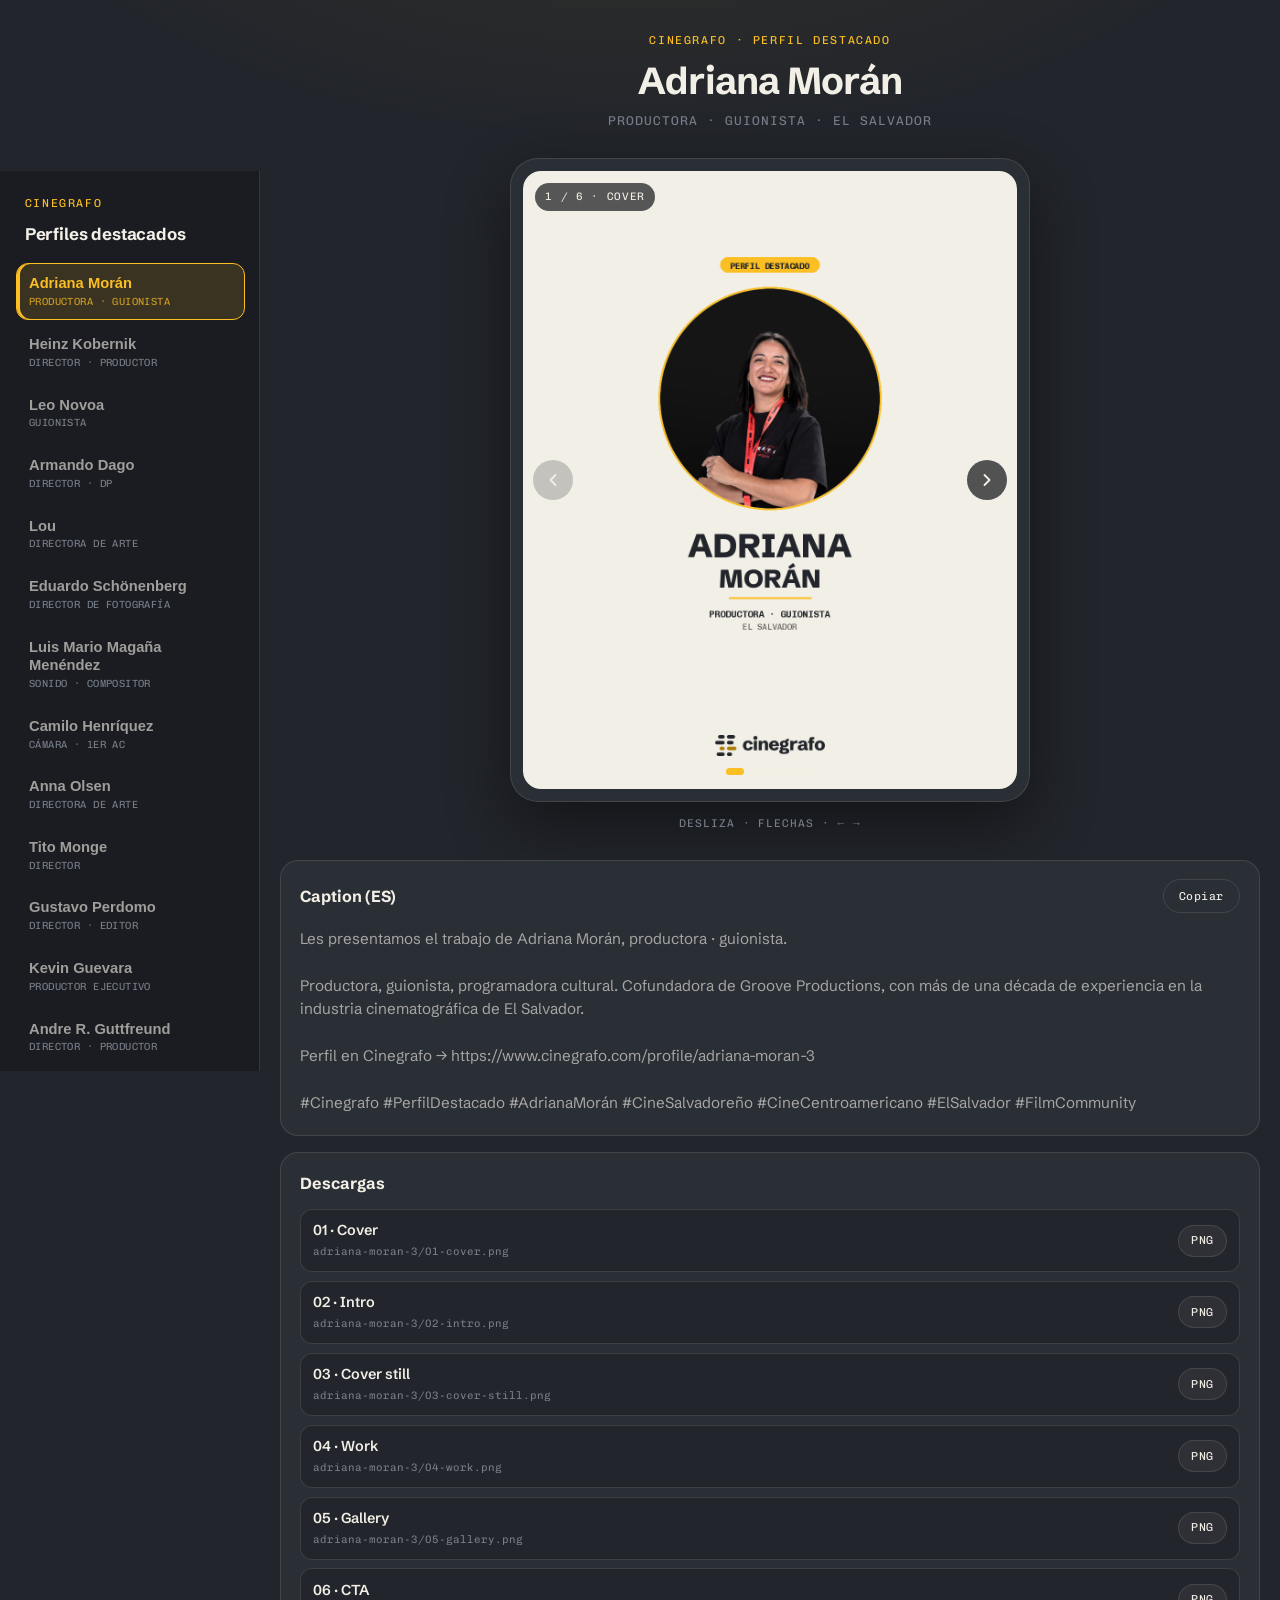
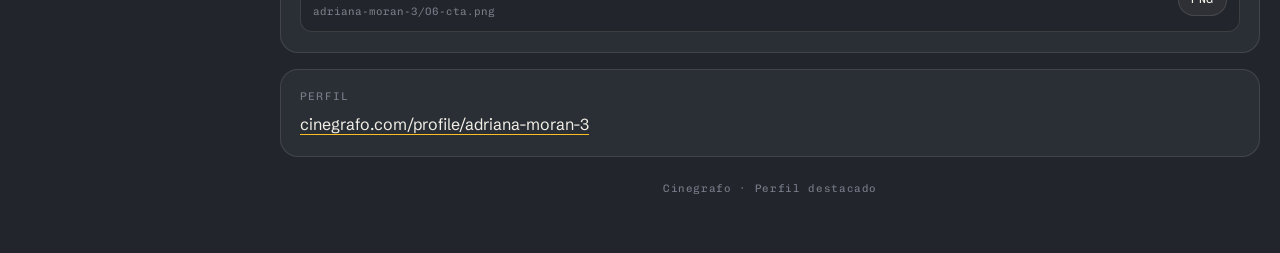
<file: index.html>
<!DOCTYPE html>
<html lang="es">
<head>
  <meta charset="utf-8" />
  <meta name="viewport" content="width=device-width, initial-scale=1" />
  <meta name="theme-color" content="#22252b" />
  <title>Cinegrafo · Perfil destacado · Adriana Morán</title>
  <meta name="description" content="Carrusel Instagram — Perfiles destacados por Cinegrafo." />
  <link rel="stylesheet" href="./styles.css" />
</head>
<body>
  <div class="app-shell">
    <aside class="sidebar" id="sidebar" aria-label="Perfiles destacados">
      <div class="sidebar-head">
        <p class="eyebrow">Cinegrafo</p>
        <h2 class="sidebar-title">Perfiles destacados</h2>
      </div>
      <nav class="profile-nav" id="profileSwitcher" role="tablist" aria-label="Perfiles destacados">
        <!-- injected -->
      </nav>
    </aside>

    <div class="page">
      <header class="site-header">
        <div class="mobile-profiles">
          <button type="button" class="btn ghost profiles-toggle" id="profilesToggle" aria-expanded="false" aria-controls="mobileProfileDrawer">
            Perfiles
          </button>
          <div class="mobile-profile-drawer" id="mobileProfileDrawer" hidden>
            <div class="mobile-drawer-scroll" id="mobileProfileSwitcher" role="tablist" aria-label="Perfiles destacados">
              <!-- injected -->
            </div>
          </div>
        </div>
        <p class="eyebrow">Cinegrafo · Perfil destacado</p>
        <h1 id="profileName">Adriana Morán</h1>
        <p class="subtitle" id="profileSubtitle">Productora · Guionista · El Salvador</p>
      </header>

      <main>
        <section class="carousel-section" aria-label="Carrusel Instagram">
          <div class="phone-frame">
            <div
              class="carousel"
              id="carousel"
              role="region"
              aria-roledescription="carrusel"
              aria-label="Carrusel Instagram de Adriana Morán"
            >
              <div
                class="carousel-viewport"
                id="viewport"
                tabindex="0"
                aria-label="Slides de Adriana Morán"
              >
                <!-- slides injected -->
              </div>
              <button class="nav prev" id="prev" type="button" aria-label="Slide anterior">
                <svg width="20" height="20" viewBox="0 0 24 24" fill="none" aria-hidden="true">
                  <path d="M15 18l-6-6 6-6" stroke="currentColor" stroke-width="2.2" stroke-linecap="round" stroke-linejoin="round"/>
                </svg>
              </button>
              <button class="nav next" id="next" type="button" aria-label="Slide siguiente">
                <svg width="20" height="20" viewBox="0 0 24 24" fill="none" aria-hidden="true">
                  <path d="M9 6l6 6-6 6" stroke="currentColor" stroke-width="2.2" stroke-linecap="round" stroke-linejoin="round"/>
                </svg>
              </button>
              <div class="dots" id="dots" role="tablist" aria-label="Indicadores de slide"></div>
              <p class="slide-label" id="slideLabel" aria-live="polite"></p>
              <div class="empty-state" id="emptyState" hidden>Slides próximamente</div>
            </div>
          </div>
          <p class="hint">Desliza · flechas · ← →</p>
        </section>

        <section class="panel caption-panel">
          <div class="panel-head">
            <h2>Caption (ES)</h2>
            <button type="button" class="btn ghost" id="copyCaption">Copiar</button>
          </div>
          <pre class="caption" id="captionText"></pre>
        </section>

        <section class="panel downloads-panel">
          <div class="panel-head">
            <h2>Descargas</h2>
          </div>
          <ul class="download-list" id="downloadList"></ul>
        </section>

        <section class="panel link-panel">
          <p class="mono-label">Perfil</p>
          <a class="profile-link" id="profileLink" href="https://www.cinegrafo.com/profile/adriana-moran-3" target="_blank" rel="noopener noreferrer">
            cinegrafo.com/profile/adriana-moran-3
          </a>
        </section>
      </main>

      <footer class="site-footer">
        <span>Cinegrafo · Perfil destacado</span>
      </footer>
    </div>
  </div>
  <script src="./app.js"></script>
</body>
</html>
</file>
<file: styles.css>
@font-face {
  font-family: "Schibsted Grotesk";
  src: url("./public/fonts/schibsted.woff2") format("woff2");
  font-weight: 400 800;
  font-style: normal;
  font-display: swap;
}

@font-face {
  font-family: "Chivo Mono";
  src: url("./public/fonts/chivo.woff2") format("woff2");
  font-weight: 400 700;
  font-style: normal;
  font-display: swap;
}

:root {
  --ground: #22252b;
  --ink: #f2efe6;
  --amber: #fbbf24;
  --paper: #f2efe6;
  --grey: #767c88;
  --panel: #2a2e35;
  --line: rgba(242, 239, 230, 0.12);
  --mute: rgba(242, 239, 230, 0.62);
  --shadow: 0 24px 64px rgba(0, 0, 0, 0.45);
  --radius: 18px;
  --max: 720px;
  --sidebar-w: 260px;
}

*,
*::before,
*::after {
  box-sizing: border-box;
}

html {
  -webkit-text-size-adjust: 100%;
}

body {
  margin: 0;
  min-height: 100vh;
  background:
    radial-gradient(1200px 600px at 50% -10%, rgba(251, 191, 36, 0.08), transparent 55%),
    var(--ground);
  color: var(--ink);
  font-family: "Schibsted Grotesk", system-ui, -apple-system, Segoe UI, Roboto, sans-serif;
  line-height: 1.5;
}

.app-shell {
  display: flex;
  align-items: stretch;
  min-height: 100vh;
}

.sidebar {
  position: sticky;
  top: 0;
  align-self: flex-start;
  width: var(--sidebar-w);
  min-width: var(--sidebar-w);
  max-height: 100vh;
  overflow-y: auto;
  padding: 1.5rem 0.85rem 2rem 1rem;
  background: rgba(0, 0, 0, 0.22);
  border-right: 1px solid var(--line);
  scrollbar-width: thin;
}

.sidebar-head {
  padding: 0 0.55rem 1rem;
}

.sidebar-title {
  margin: 0;
  font-size: 1.05rem;
  font-weight: 700;
  letter-spacing: -0.01em;
  color: var(--paper);
}

.profile-nav {
  display: flex;
  flex-direction: column;
  gap: 0.25rem;
}

.profile-item {
  display: flex;
  flex-direction: column;
  align-items: flex-start;
  gap: 0.15rem;
  width: 100%;
  text-align: left;
  border: 1px solid transparent;
  background: transparent;
  color: var(--mute);
  border-radius: 12px;
  padding: 0.65rem 0.75rem;
  cursor: pointer;
  transition: background 0.2s, color 0.2s, border-color 0.2s;
}

.profile-item:hover {
  background: rgba(251, 191, 36, 0.06);
  color: var(--ink);
  border-color: rgba(251, 191, 36, 0.2);
}

.profile-item.is-active,
.profile-item[aria-selected="true"] {
  background: rgba(251, 191, 36, 0.14);
  border-color: var(--amber);
  color: var(--amber);
  box-shadow: inset 3px 0 0 var(--amber);
}

.profile-item-name {
  font-size: 0.92rem;
  font-weight: 600;
  line-height: 1.25;
}

.profile-item-role {
  font-family: "Chivo Mono", ui-monospace, monospace;
  font-size: 0.65rem;
  letter-spacing: 0.04em;
  text-transform: uppercase;
  color: var(--grey);
}

.profile-item.is-active .profile-item-role,
.profile-item[aria-selected="true"] .profile-item-role {
  color: rgba(251, 191, 36, 0.75);
}

.page {
  flex: 1;
  width: min(100%, var(--max));
  margin: 0 auto;
  padding: 2rem 1.25rem 3.5rem;
}

.site-header {
  text-align: center;
  margin-bottom: 1.75rem;
}

.eyebrow {
  margin: 0 0 0.6rem;
  font-family: "Chivo Mono", ui-monospace, monospace;
  font-size: 0.72rem;
  letter-spacing: 0.14em;
  text-transform: uppercase;
  color: var(--amber);
}

.site-header h1 {
  margin: 0;
  font-size: clamp(1.75rem, 5vw, 2.35rem);
  font-weight: 700;
  letter-spacing: -0.02em;
  line-height: 1.15;
}

.subtitle {
  margin: 0.55rem 0 0;
  font-family: "Chivo Mono", ui-monospace, monospace;
  font-size: 0.8rem;
  letter-spacing: 0.08em;
  text-transform: uppercase;
  color: var(--grey);
}

.mobile-profiles {
  display: none;
  margin-bottom: 1rem;
}

.profiles-toggle {
  width: 100%;
}

.mobile-profile-drawer {
  margin-top: 0.65rem;
  border: 1px solid var(--line);
  border-radius: 14px;
  background: rgba(0, 0, 0, 0.22);
  overflow: hidden;
}

.mobile-profile-drawer[hidden] {
  display: none !important;
}

.mobile-drawer-scroll {
  display: flex;
  flex-direction: row;
  flex-wrap: nowrap;
  gap: 0.45rem;
  padding: 0.75rem;
  overflow-x: auto;
  -webkit-overflow-scrolling: touch;
  scrollbar-width: none;
  scroll-snap-type: x proximity;
}

.mobile-drawer-scroll::-webkit-scrollbar {
  display: none;
}

.mobile-drawer-scroll .profile-item {
  flex: 0 0 auto;
  min-width: 148px;
  max-width: 180px;
  scroll-snap-align: start;
  background: rgba(0, 0, 0, 0.18);
  border-color: var(--line);
}

.carousel-section {
  margin-bottom: 1.75rem;
}

.phone-frame {
  /* Comfortable IG preview — large enough to read, still fits the window */
  width: fit-content;
  max-width: min(520px, 100%);
  margin-left: auto;
  margin-right: auto;
  background: var(--panel);
  border: 1px solid var(--line);
  border-radius: 28px;
  padding: 0.75rem;
  box-shadow: var(--shadow);
}

.carousel {
  position: relative;
  overflow: hidden;
  border-radius: 18px;
  background: #14161a;
  aspect-ratio: 4 / 5;
  /* Prefer ~520px wide; only shrink when viewport height is short */
  width: min(520px, 100%, calc((100dvh - 160px) * 4 / 5));
  max-height: min(650px, calc(100dvh - 160px));
  height: auto;
  outline: none;
}

.carousel:focus-within {
  box-shadow: 0 0 0 2px var(--ground), 0 0 0 4px var(--amber);
}

/* Native horizontal scroll + CSS scroll-snap */
.carousel-viewport {
  display: flex;
  height: 100%;
  width: 100%;
  overflow-x: auto;
  overflow-y: hidden;
  scroll-snap-type: x mandatory;
  scroll-behavior: smooth;
  -webkit-overflow-scrolling: touch;
  scrollbar-width: none;
  outline: none;
}

.carousel-viewport::-webkit-scrollbar {
  display: none;
}

.slide {
  flex: 0 0 100%;
  width: 100%;
  min-width: 100%;
  max-width: 100%;
  height: 100%;
  position: relative;
  box-sizing: border-box;
  scroll-snap-align: start;
  scroll-snap-stop: always;
  margin: 0;
}

.slide img {
  width: 100%;
  height: 100%;
  object-fit: cover;
  image-rendering: auto;
  display: block;
  pointer-events: none;
  background: #14161a;
  user-select: none;
  -webkit-user-drag: none;
}

.nav {
  position: absolute;
  top: 50%;
  transform: translateY(-50%);
  z-index: 5;
  pointer-events: auto;
  width: 40px;
  height: 40px;
  border: none;
  border-radius: 999px;
  background: rgba(20, 22, 26, 0.72);
  color: var(--ink);
  display: grid;
  place-items: center;
  cursor: pointer;
  backdrop-filter: blur(8px);
  transition: background 0.2s, opacity 0.2s, transform 0.2s;
}

.nav:hover {
  background: rgba(20, 22, 26, 0.92);
}

.nav:active {
  transform: translateY(-50%) scale(0.96);
}

.nav:disabled {
  opacity: 0.28;
  cursor: default;
}

.nav.prev { left: 10px; }
.nav.next { right: 10px; }

.dots {
  position: absolute;
  left: 0;
  right: 0;
  bottom: 14px;
  z-index: 5;
  display: flex;
  justify-content: center;
  gap: 7px;
  pointer-events: none;
}

.dot {
  pointer-events: auto;
  width: 7px;
  height: 7px;
  border-radius: 999px;
  border: none;
  padding: 0;
  background: rgba(242, 239, 230, 0.35);
  cursor: pointer;
  transition: width 0.25s, background 0.25s;
}

.dot[aria-selected="true"] {
  width: 18px;
  background: var(--amber);
}

.slide-label {
  position: absolute;
  top: 12px;
  left: 12px;
  z-index: 5;
  pointer-events: none;
  margin: 0;
  padding: 0.35rem 0.65rem;
  border-radius: 999px;
  background: rgba(20, 22, 26, 0.7);
  backdrop-filter: blur(8px);
  font-family: "Chivo Mono", ui-monospace, monospace;
  font-size: 0.68rem;
  letter-spacing: 0.06em;
  text-transform: uppercase;
  color: var(--ink);
}

.hint {
  margin: 0.85rem 0 0;
  text-align: center;
  font-family: "Chivo Mono", ui-monospace, monospace;
  font-size: 0.7rem;
  letter-spacing: 0.08em;
  text-transform: uppercase;
  color: var(--grey);
}

.panel {
  background: var(--panel);
  border: 1px solid var(--line);
  border-radius: var(--radius);
  padding: 1.15rem 1.2rem 1.25rem;
  margin-bottom: 1rem;
}

.panel-head {
  display: flex;
  align-items: center;
  justify-content: space-between;
  gap: 0.75rem;
  margin-bottom: 0.85rem;
}

.panel h2 {
  margin: 0;
  font-size: 1rem;
  font-weight: 700;
}

.caption {
  margin: 0;
  white-space: pre-wrap;
  word-break: break-word;
  font-family: "Schibsted Grotesk", system-ui, sans-serif;
  font-size: 0.95rem;
  line-height: 1.55;
  color: var(--mute);
}

.btn {
  display: inline-flex;
  align-items: center;
  justify-content: center;
  gap: 0.4rem;
  border-radius: 999px;
  border: 1px solid transparent;
  padding: 0.55rem 0.95rem;
  font-family: "Chivo Mono", ui-monospace, monospace;
  font-size: 0.72rem;
  letter-spacing: 0.04em;
  text-decoration: none;
  cursor: pointer;
  transition: background 0.2s, color 0.2s, border-color 0.2s, transform 0.15s;
  white-space: nowrap;
}

.btn:active {
  transform: scale(0.98);
}

.btn.ghost {
  background: transparent;
  border-color: var(--line);
  color: var(--ink);
}

.btn.ghost:hover,
.btn.ghost.copied {
  border-color: var(--amber);
  color: var(--amber);
}

.btn.slim {
  padding: 0.4rem 0.75rem;
  background: rgba(242, 239, 230, 0.06);
  border-color: var(--line);
  color: var(--ink);
}

.btn.slim:hover {
  border-color: var(--amber);
  color: var(--amber);
}

.download-list {
  list-style: none;
  margin: 0;
  padding: 0;
  display: grid;
  gap: 0.55rem;
}

.download-list li {
  display: flex;
  align-items: center;
  justify-content: space-between;
  gap: 0.75rem;
  padding: 0.65rem 0.75rem;
  border-radius: 12px;
  background: rgba(0, 0, 0, 0.18);
  border: 1px solid var(--line);
}

.dl-meta {
  display: flex;
  flex-direction: column;
  gap: 0.15rem;
  min-width: 0;
}

.dl-name {
  font-size: 0.9rem;
  font-weight: 600;
}

.dl-file {
  font-family: "Chivo Mono", ui-monospace, monospace;
  font-size: 0.68rem;
  color: var(--grey);
  overflow: hidden;
  text-overflow: ellipsis;
}

.mono-label {
  margin: 0 0 0.45rem;
  font-family: "Chivo Mono", ui-monospace, monospace;
  font-size: 0.7rem;
  letter-spacing: 0.1em;
  text-transform: uppercase;
  color: var(--grey);
}

.profile-link {
  color: var(--ink);
  text-decoration: none;
  border-bottom: 1px solid var(--amber);
  word-break: break-all;
}

.profile-link:hover {
  color: var(--amber);
}

.site-footer {
  margin-top: 1.5rem;
  text-align: center;
  font-family: "Chivo Mono", ui-monospace, monospace;
  font-size: 0.68rem;
  letter-spacing: 0.06em;
  color: var(--grey);
}

.carousel.is-empty .carousel-viewport {
  min-height: 100%;
}

.empty-state {
  position: absolute;
  inset: 0;
  z-index: 2;
  display: grid;
  place-items: center;
  padding: 1.5rem;
  text-align: center;
  background: #14161a;
  color: var(--mute);
  font-family: "Chivo Mono", ui-monospace, monospace;
  font-size: 0.78rem;
  letter-spacing: 0.06em;
  text-transform: uppercase;
}

.empty-state[hidden] {
  display: none !important;
}

@media (max-width: 900px) {
  .sidebar {
    display: none;
  }

  .mobile-profiles {
    display: block;
  }

  .app-shell {
    display: block;
  }

  .page {
    width: min(100%, var(--max));
  }
}

@media (max-width: 520px) {
  .page {
    padding: 1.35rem 1rem 2.5rem;
  }

  .panel-head {
    flex-wrap: wrap;
  }

  .nav {
    width: 36px;
    height: 36px;
  }

  .download-list li {
    flex-wrap: wrap;
  }
}

@media (prefers-reduced-motion: reduce) {
  .carousel-viewport {
    scroll-behavior: auto;
  }
}
</file>
